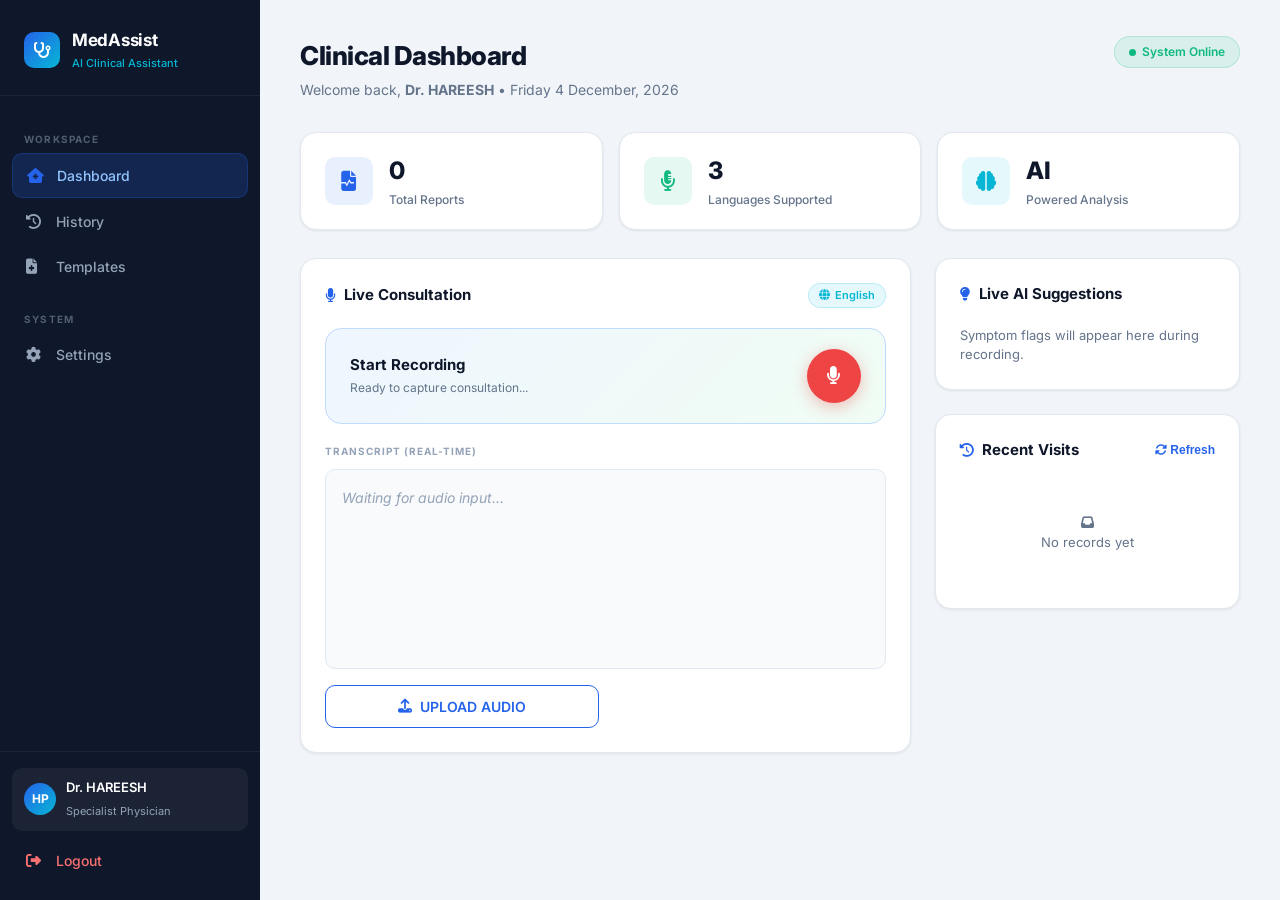
<file: frontend/index.html>
<!DOCTYPE html>
<html lang="en">
<head>
    <meta charset="UTF-8">
    <meta name="viewport" content="width=device-width, initial-scale=1.0">
    <title>Dashboard | MedAssist AI</title>
    <meta name="description" content="MedAssist AI clinical dashboard – record consultations, get AI reports and manage patient history.">
    <link rel="stylesheet" href="styles.css">
    <link rel="stylesheet" href="https://cdnjs.cloudflare.com/ajax/libs/font-awesome/6.4.0/css/all.min.css">
</head>
<body>
<div class="dashboard-wrapper">

    <!-- ── Sidebar ── -->
    <aside class="sidebar">
        <div class="sidebar-brand">
            <div class="sidebar-logo"><i class="fa-solid fa-stethoscope"></i></div>
            <div>
                <h2>MedAssist</h2>
                <span>AI Clinical Assistant</span>
            </div>
        </div>

        <nav class="sidebar-nav">
            <p class="nav-section-label">Workspace</p>
            <a href="#" class="nav-item active" id="nav-dashboard">
                <i class="fa-solid fa-house-medical"></i><span>Dashboard</span>
            </a>
            <a href="#" class="nav-item" id="nav-history">
                <i class="fa-solid fa-clock-rotate-left"></i><span>History</span>
            </a>
            <a href="#" class="nav-item" id="nav-templates">
                <i class="fa-solid fa-file-medical"></i><span>Templates</span>
            </a>

            <p class="nav-section-label" style="margin-top:16px;">System</p>
            <a href="#" class="nav-item" id="nav-settings">
                <i class="fa-solid fa-gear"></i><span>Settings</span>
            </a>
        </nav>

        <div class="sidebar-footer">
            <div class="doctor-pill">
                <div class="doctor-avatar" id="sidebarAvatar">HP</div>
                <div class="doctor-info">
                    <p id="sidebarName">Dr. HAREESH</p>
                    <span>Specialist Physician</span>
                </div>
            </div>
            <a href="login.html" class="nav-item" style="color:#f87171;" id="logoutBtn">
                <i class="fa-solid fa-right-from-bracket"></i><span>Logout</span>
            </a>
        </div>
    </aside>

    <!-- ── Main Content ── -->
    <main class="main-content">

        <!-- Header -->
        <header class="page-header">
            <div>
                <h1>Clinical Dashboard</h1>
                <p>Welcome back, <strong id="headerName">Dr. HAREESH</strong> &bull; <span id="todayDate"></span></p>
            </div>
            <div class="header-actions">
                <div class="status-badge">
                    <span class="status-dot"></span> System Online
                </div>
            </div>
        </header>

        <!-- Stats -->
        <div class="stats-row">
            <div class="stat-card">
                <div class="stat-icon blue"><i class="fa-solid fa-file-waveform"></i></div>
                <div>
                    <div class="stat-value" id="statConsultations">0</div>
                    <div class="stat-label">Total Reports</div>
                </div>
            </div>
            <div class="stat-card">
                <div class="stat-icon green"><i class="fa-solid fa-microphone-lines"></i></div>
                <div>
                    <div class="stat-value" id="statLanguages">3</div>
                    <div class="stat-label">Languages Supported</div>
                </div>
            </div>
            <div class="stat-card">
                <div class="stat-icon cyan"><i class="fa-solid fa-brain"></i></div>
                <div>
                    <div class="stat-value">AI</div>
                    <div class="stat-label">Powered Analysis</div>
                </div>
            </div>
        </div>

        <!-- Grid -->
        <div class="dashboard-grid">

            <!-- Left Column -->
            <div>
                <!-- Live Consultation Card -->
                <div class="card" style="margin-bottom:24px;">
                    <div class="card-header">
                        <h2 class="card-title"><i class="fa-solid fa-microphone"></i> Live Consultation</h2>
                        <span class="lang-badge" id="langBadge"><i class="fa-solid fa-globe"></i> English</span>
                    </div>

                    <div class="recording-box" id="recordingBox">
                        <div class="recording-info">
                            <p id="recordTitle">Start Recording</p>
                            <p id="recordSubtitle">Ready to capture consultation...</p>
                        </div>
                        <button id="recordBtn" class="btn-record" title="Toggle recording">
                            <i class="fa-solid fa-microphone" id="recordIcon"></i>
                        </button>
                    </div>

                    <p class="transcript-label">Transcript (Real-time)</p>
                    <div id="transcript" class="transcript-area">
                        <span style="color:var(--text-light); font-style:italic;">Waiting for audio input...</span>
                    </div>

                    <div class="btn-row">
                        <button id="processBtn" class="btn-primary" style="display:none;">
                            <i class="fa-solid fa-wand-magic-sparkles"></i> Generate AI Report
                        </button>
                        <input type="file" id="audioUpload" accept="audio/*" style="display:none;">
                        <button id="uploadTriggerBtn" class="btn-outline" onclick="document.getElementById('audioUpload').click()">
                            <i class="fa-solid fa-upload"></i> UPLOAD AUDIO
                        </button>
                    </div>
                </div>

                <!-- AI Report Card -->
                <div id="reportSection" class="card" style="display:none;">
                    <div class="card-header">
                        <h2 class="card-title"><i class="fa-solid fa-file-medical"></i> Structured Medical Report</h2>
                        <span id="reportTimestamp" style="font-size:12px; color:var(--text-muted);"></span>
                    </div>
                    <div id="reportContent"></div>
                </div>
            </div>

            <!-- Right Column -->
            <div>
                <!-- AI Suggestions -->
                <div class="card" style="margin-bottom:24px;">
                    <div class="card-header">
                        <h2 class="card-title"><i class="fa-solid fa-lightbulb"></i> Live AI Suggestions</h2>
                    </div>
                    <div id="aiSuggestions">
                        <p style="font-size:13px; color:var(--text-muted);">Symptom flags will appear here during recording.</p>
                    </div>
                </div>

                <!-- History -->
                <div class="card">
                    <div class="card-header">
                        <h2 class="card-title"><i class="fa-solid fa-clock-rotate-left"></i> Recent Visits</h2>
                        <button onclick="loadHistory()" style="background:none;border:none;color:var(--primary);cursor:pointer;font-size:12px;font-weight:600;">
                            <i class="fa-solid fa-rotate"></i> Refresh
                        </button>
                    </div>
                    <ul class="history-list" id="historyList">
                        <li class="history-empty"><i class="fa-solid fa-inbox"></i><br>No records yet</li>
                    </ul>
                </div>
            </div>
        </div>
    </main>
</div>

<script src="script.js"></script>
</body>
</html>
</file>
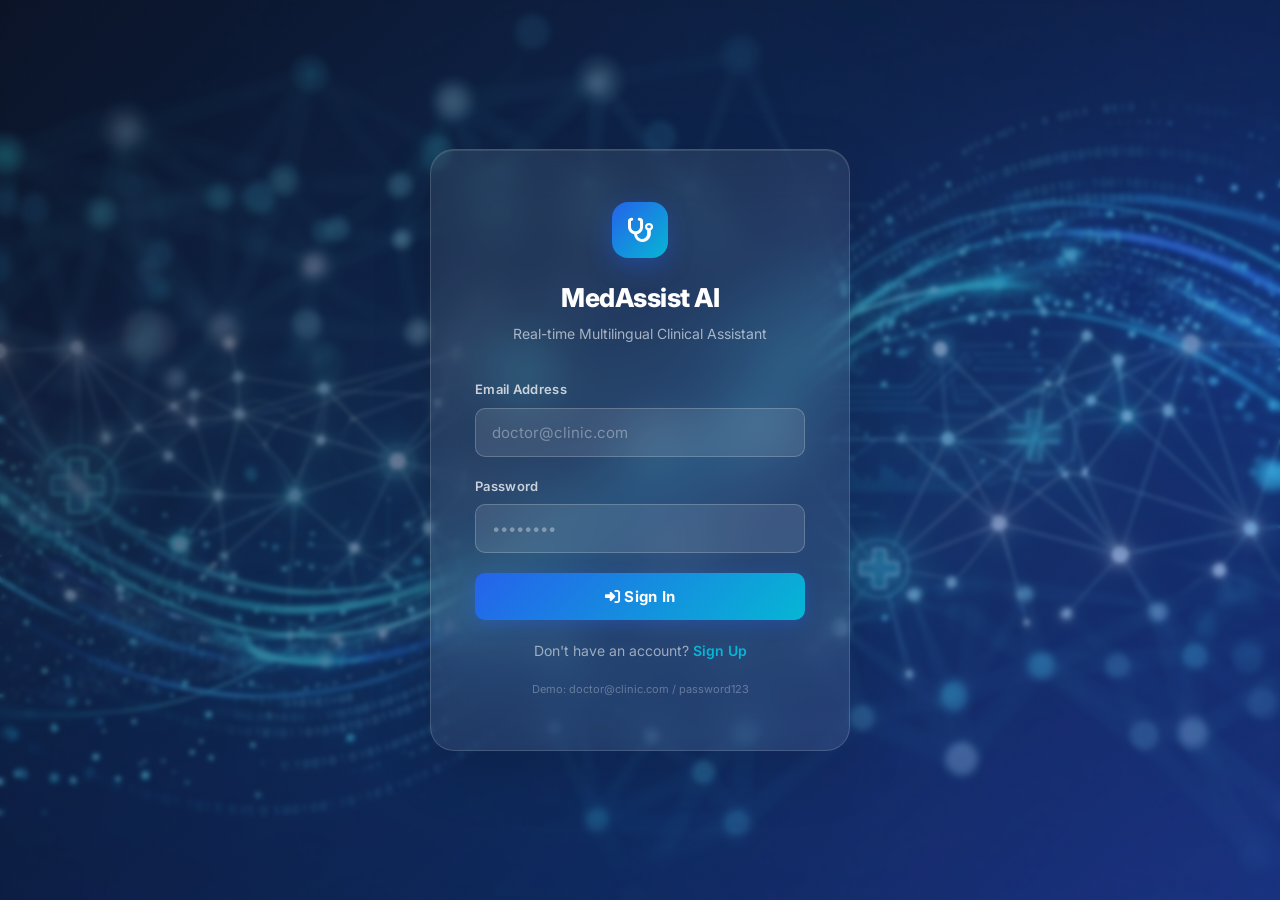
<file: frontend/login.html>
<!DOCTYPE html>
<html lang="en">
<head>
    <meta charset="UTF-8">
    <meta name="viewport" content="width=device-width, initial-scale=1.0">
    <title>Login | MedAssist AI</title>
    <meta name="description" content="Sign in to MedAssist AI – Real-time multilingual clinical consultation assistant for doctors.">
    <link rel="stylesheet" href="styles.css">
    <link rel="stylesheet" href="https://cdnjs.cloudflare.com/ajax/libs/font-awesome/6.4.0/css/all.min.css">
</head>
<body class="auth-page">
    <div class="login-container">
        <div class="login-card">
            <div class="login-logo">
                <i class="fa-solid fa-stethoscope"></i>
            </div>
            <h1 class="app-name">MedAssist AI</h1>
            <p class="app-tagline" id="authTagline">Real-time Multilingual Clinical Assistant</p>

            <div class="login-error" id="loginError">
                <i class="fa-solid fa-circle-exclamation"></i>
                <span id="errorMsg">Invalid email or password.</span>
            </div>

            <form id="loginForm" novalidate>
                <div class="form-group" id="nameGroup" style="display:none;">
                    <label for="fullName">Full Name</label>
                    <input type="text" id="fullName" placeholder="Dr. John Smith" autocomplete="name">
                </div>
                <div class="form-group">
                    <label for="email">Email Address</label>
                    <input type="email" id="email" placeholder="doctor@clinic.com" required autocomplete="email">
                </div>
                <div class="form-group">
                    <label for="password">Password</label>
                    <input type="password" id="password" placeholder="••••••••" required autocomplete="current-password" minlength="6">
                </div>

                <button type="submit" id="authBtn" class="login-btn">
                    <i class="fa-solid fa-right-to-bracket"></i> Sign In
                </button>

                <div class="form-footer">
                    <p id="toggleAuthText">Don't have an account? <a href="#" id="toggleAuthLink">Sign Up</a></p>
                </div>
            </form>

            <!-- Demo hint -->
            <p style="text-align:center; margin-top:20px; font-size:11px; color:rgba(255,255,255,0.3);">
                Demo: doctor@clinic.com / password123
            </p>
        </div>
    </div>

    <script>
        const API_BASE = "http://127.0.0.1:8000/api";
        let isLogin = true;

        const toggleAuthLink = document.getElementById('toggleAuthLink');
        const toggleAuthText = document.getElementById('toggleAuthText');
        const authBtn        = document.getElementById('authBtn');
        const authTagline    = document.getElementById('authTagline');
        const nameGroup      = document.getElementById('nameGroup');
        const loginError     = document.getElementById('loginError');
        const errorMsg       = document.getElementById('errorMsg');

        toggleAuthLink.addEventListener('click', (e) => {
            e.preventDefault();
            isLogin = !isLogin;
            loginError.style.display = 'none';

            if (isLogin) {
                authBtn.innerHTML        = '<i class="fa-solid fa-right-to-bracket"></i> Sign In';
                toggleAuthText.innerHTML = 'Don\'t have an account? <a href="#" id="toggleAuthLink">Sign Up</a>';
                authTagline.textContent  = 'Real-time Multilingual Clinical Assistant';
                nameGroup.style.display  = 'none';
            } else {
                authBtn.innerHTML        = '<i class="fa-solid fa-user-plus"></i> Create Account';
                toggleAuthText.innerHTML = 'Already have an account? <a href="#" id="toggleAuthLink">Sign In</a>';
                authTagline.textContent  = 'Join the future of clinical documentation';
                nameGroup.style.display  = 'block';
            }

            // Re-bind the new link
            document.getElementById('toggleAuthLink').addEventListener('click', arguments.callee);
        });

        document.getElementById('loginForm').addEventListener('submit', async (e) => {
            e.preventDefault();
            loginError.style.display = 'none';

            const email    = document.getElementById('email').value.trim();
            const password = document.getElementById('password').value;

            if (!email || !password) {
                showError('Please fill in all required fields.');
                return;
            }

            authBtn.innerHTML = '<i class="fa-solid fa-circle-notch fa-spin"></i> Authenticating...';
            authBtn.disabled  = true;

            try {
                const res = await fetch(`${API_BASE}/login`, {
                    method: 'POST',
                    headers: { 'Content-Type': 'application/json' },
                    body: JSON.stringify({ email, password })
                });

                if (!res.ok) {
                    const err = await res.json().catch(() => ({}));
                    throw new Error(err.detail || 'Invalid credentials.');
                }

                const data = await res.json();
                // Store session info
                sessionStorage.setItem('doctor', JSON.stringify(data.user));
                window.location.href = 'index.html';

            } catch (err) {
                showError(err.message || 'Could not reach server. Please check the backend is running.');
                authBtn.innerHTML = isLogin
                    ? '<i class="fa-solid fa-right-to-bracket"></i> Sign In'
                    : '<i class="fa-solid fa-user-plus"></i> Create Account';
                authBtn.disabled = false;
            }
        });

        function showError(msg) {
            errorMsg.textContent     = msg;
            loginError.style.display = 'flex';
            loginError.style.gap     = '8px';
            loginError.style.alignItems = 'center';
        }
    </script>
</body>
</html>
</file>
<file: frontend/styles.css>
@import url('https://fonts.googleapis.com/css2?family=Inter:wght@300;400;500;600;700;800&display=swap');

:root {
    --primary: #2563eb;
    --primary-hover: #1d4ed8;
    --primary-light: rgba(37, 99, 235, 0.1);
    --accent: #06b6d4;
    --success: #10b981;
    --danger: #ef4444;
    --warning: #f59e0b;

    /* Sidebar */
    --sidebar-bg: #0f172a;
    --sidebar-width: 260px;
    --sidebar-text: #94a3b8;
    --sidebar-active: #2563eb;
    --sidebar-hover: rgba(255,255,255,0.06);

    /* Content */
    --bg: #f1f5f9;
    --card-bg: #ffffff;
    --border: #e2e8f0;
    --text-main: #0f172a;
    --text-muted: #64748b;
    --text-light: #94a3b8;

    /* Shadows */
    --shadow-sm: 0 1px 3px rgba(0,0,0,0.08);
    --shadow-md: 0 4px 16px rgba(0,0,0,0.1);
    --shadow-lg: 0 10px 40px rgba(0,0,0,0.12);
    --shadow-xl: 0 20px 60px rgba(0,0,0,0.15);

    --radius-sm: 10px;
    --radius-md: 16px;
    --radius-lg: 24px;
}

*, *::before, *::after {
    margin: 0;
    padding: 0;
    box-sizing: border-box;
}

body {
    font-family: 'Inter', sans-serif;
    color: var(--text-main);
    line-height: 1.5;
    background: var(--bg);
    -webkit-font-smoothing: antialiased;
}

/* ── Scrollbar ── */
::-webkit-scrollbar { width: 6px; }
::-webkit-scrollbar-track { background: transparent; }
::-webkit-scrollbar-thumb { background: #cbd5e1; border-radius: 10px; }
::-webkit-scrollbar-thumb:hover { background: #94a3b8; }

/* ══════════════════════════════════════
   AUTH PAGE
══════════════════════════════════════ */
.auth-page {
    background: url('medassist_login_bg.png') no-repeat center center fixed;
    background-size: cover;
    min-height: 100vh;
    display: flex;
    align-items: center;
    justify-content: center;
    position: relative;
}

.auth-page::before {
    content: '';
    position: absolute;
    inset: 0;
    background: linear-gradient(135deg, rgba(15,23,42,0.75) 0%, rgba(37,99,235,0.4) 100%);
    backdrop-filter: blur(2px);
}

.login-container {
    width: 100%;
    max-width: 460px;
    padding: 20px;
    z-index: 10;
    position: relative;
}

.login-card {
    background: rgba(255, 255, 255, 0.08);
    backdrop-filter: blur(24px);
    -webkit-backdrop-filter: blur(24px);
    border: 1px solid rgba(255,255,255,0.15);
    border-radius: var(--radius-lg);
    padding: 52px 44px;
    box-shadow: var(--shadow-xl), inset 0 1px 0 rgba(255,255,255,0.1);
}

.login-logo {
    width: 56px;
    height: 56px;
    background: linear-gradient(135deg, var(--primary), var(--accent));
    border-radius: var(--radius-md);
    display: flex;
    align-items: center;
    justify-content: center;
    font-size: 24px;
    color: white;
    margin: 0 auto 20px;
    box-shadow: 0 8px 24px rgba(37,99,235,0.4);
}

.app-name {
    font-size: 26px;
    font-weight: 800;
    color: #ffffff;
    text-align: center;
    letter-spacing: -0.5px;
}

.app-tagline {
    font-size: 14px;
    color: rgba(255,255,255,0.6);
    text-align: center;
    margin-top: 6px;
    margin-bottom: 36px;
}

.form-group {
    margin-bottom: 20px;
}

.form-group label {
    display: block;
    font-size: 13px;
    font-weight: 600;
    color: rgba(255,255,255,0.75);
    margin-bottom: 8px;
    letter-spacing: 0.3px;
}

.form-group input {
    width: 100%;
    padding: 14px 16px;
    background: rgba(255,255,255,0.1);
    border: 1px solid rgba(255,255,255,0.2);
    border-radius: var(--radius-sm);
    color: white;
    font-size: 15px;
    font-family: 'Inter', sans-serif;
    transition: all 0.2s;
    outline: none;
}

.form-group input::placeholder { color: rgba(255,255,255,0.35); }

.form-group input:focus {
    background: rgba(255,255,255,0.15);
    border-color: var(--accent);
    box-shadow: 0 0 0 4px rgba(6,182,212,0.15);
}

.login-btn {
    width: 100%;
    padding: 14px;
    background: linear-gradient(135deg, var(--primary), var(--accent));
    color: white;
    border: none;
    border-radius: var(--radius-sm);
    font-size: 15px;
    font-weight: 700;
    font-family: 'Inter', sans-serif;
    cursor: pointer;
    transition: all 0.25s;
    box-shadow: 0 4px 16px rgba(37,99,235,0.35);
    letter-spacing: 0.3px;
}

.login-btn:hover:not(:disabled) {
    transform: translateY(-1px);
    box-shadow: 0 8px 24px rgba(37,99,235,0.45);
}

.login-btn:disabled { opacity: 0.7; cursor: not-allowed; transform: none; }

.form-footer {
    text-align: center;
    margin-top: 20px;
    font-size: 14px;
    color: rgba(255,255,255,0.55);
}

.form-footer a {
    color: var(--accent);
    text-decoration: none;
    font-weight: 600;
}

.form-footer a:hover { text-decoration: underline; }

.login-error {
    background: rgba(239,68,68,0.15);
    border: 1px solid rgba(239,68,68,0.3);
    color: #fca5a5;
    padding: 10px 14px;
    border-radius: var(--radius-sm);
    font-size: 13px;
    margin-bottom: 16px;
    display: none;
}

/* ══════════════════════════════════════
   DASHBOARD LAYOUT
══════════════════════════════════════ */
.dashboard-wrapper {
    display: flex;
    min-height: 100vh;
}

/* Sidebar */
.sidebar {
    width: var(--sidebar-width);
    background: var(--sidebar-bg);
    padding: 0;
    display: flex;
    flex-direction: column;
    position: fixed;
    height: 100vh;
    z-index: 50;
    transition: width 0.3s;
}

.sidebar-brand {
    padding: 28px 24px 24px;
    border-bottom: 1px solid rgba(255,255,255,0.06);
    display: flex;
    align-items: center;
    gap: 12px;
}

.sidebar-logo {
    width: 36px;
    height: 36px;
    background: linear-gradient(135deg, var(--primary), var(--accent));
    border-radius: 10px;
    display: flex;
    align-items: center;
    justify-content: center;
    font-size: 16px;
    color: white;
    flex-shrink: 0;
}

.sidebar-brand h2 {
    font-size: 17px;
    font-weight: 700;
    color: white;
    letter-spacing: -0.3px;
}

.sidebar-brand span {
    font-size: 11px;
    color: var(--accent);
    font-weight: 500;
    display: block;
    margin-top: 1px;
}

.sidebar-nav {
    flex: 1;
    padding: 20px 12px;
    overflow-y: auto;
}

.nav-section-label {
    font-size: 10px;
    font-weight: 700;
    text-transform: uppercase;
    letter-spacing: 1.2px;
    color: rgba(148,163,184,0.5);
    padding: 8px 12px 6px;
    margin-top: 8px;
}

.nav-item {
    display: flex;
    align-items: center;
    padding: 11px 14px;
    color: var(--sidebar-text);
    text-decoration: none;
    border-radius: var(--radius-sm);
    margin-bottom: 2px;
    font-size: 14px;
    font-weight: 500;
    transition: all 0.2s;
    gap: 12px;
    cursor: pointer;
    border: none;
    background: none;
    width: 100%;
    text-align: left;
}

.nav-item i { font-size: 15px; width: 18px; flex-shrink: 0; }

.nav-item:hover { background: var(--sidebar-hover); color: white; }

.nav-item.active {
    background: rgba(37, 99, 235, 0.2);
    color: #93c5fd;
    border: 1px solid rgba(37,99,235,0.25);
}

.nav-item.active i { color: var(--primary); }

.sidebar-footer {
    padding: 16px 12px;
    border-top: 1px solid rgba(255,255,255,0.06);
}

.doctor-pill {
    display: flex;
    align-items: center;
    gap: 10px;
    padding: 10px 12px;
    background: rgba(255,255,255,0.05);
    border-radius: var(--radius-sm);
    margin-bottom: 8px;
}

.doctor-avatar {
    width: 32px;
    height: 32px;
    background: linear-gradient(135deg, var(--primary), var(--accent));
    border-radius: 50%;
    display: flex;
    align-items: center;
    justify-content: center;
    font-size: 12px;
    font-weight: 700;
    color: white;
    flex-shrink: 0;
}

.doctor-info p { font-size: 13px; font-weight: 600; color: white; }
.doctor-info span { font-size: 11px; color: var(--sidebar-text); }

/* Main Content */
.main-content {
    flex: 1;
    margin-left: var(--sidebar-width);
    padding: 36px 40px;
    min-height: 100vh;
    background: var(--bg);
}

/* Header */
.page-header {
    display: flex;
    justify-content: space-between;
    align-items: flex-start;
    margin-bottom: 32px;
}

.page-header h1 {
    font-size: 26px;
    font-weight: 800;
    color: var(--text-main);
    letter-spacing: -0.5px;
}

.page-header p {
    font-size: 14px;
    color: var(--text-muted);
    margin-top: 4px;
}

.header-actions {
    display: flex;
    align-items: center;
    gap: 12px;
}

.status-badge {
    display: inline-flex;
    align-items: center;
    gap: 6px;
    padding: 6px 14px;
    background: rgba(16,185,129,0.1);
    border: 1px solid rgba(16,185,129,0.2);
    border-radius: 999px;
    font-size: 12px;
    font-weight: 600;
    color: var(--success);
}

.status-dot {
    width: 7px;
    height: 7px;
    background: var(--success);
    border-radius: 50%;
    animation: blink 2s infinite;
}

@keyframes blink {
    0%, 100% { opacity: 1; }
    50% { opacity: 0.3; }
}

/* Stat Cards */
.stats-row {
    display: grid;
    grid-template-columns: repeat(3, 1fr);
    gap: 16px;
    margin-bottom: 28px;
}

.stat-card {
    background: var(--card-bg);
    border: 1px solid var(--border);
    border-radius: var(--radius-md);
    padding: 20px 24px;
    display: flex;
    align-items: center;
    gap: 16px;
    box-shadow: var(--shadow-sm);
    transition: transform 0.2s, box-shadow 0.2s;
}

.stat-card:hover { transform: translateY(-2px); box-shadow: var(--shadow-md); }

.stat-icon {
    width: 48px;
    height: 48px;
    border-radius: var(--radius-sm);
    display: flex;
    align-items: center;
    justify-content: center;
    font-size: 20px;
    flex-shrink: 0;
}

.stat-icon.blue { background: rgba(37,99,235,0.1); color: var(--primary); }
.stat-icon.green { background: rgba(16,185,129,0.1); color: var(--success); }
.stat-icon.cyan { background: rgba(6,182,212,0.1); color: var(--accent); }

.stat-value { font-size: 24px; font-weight: 800; color: var(--text-main); }
.stat-label { font-size: 12px; color: var(--text-muted); font-weight: 500; margin-top: 2px; }

/* Dashboard Grid */
.dashboard-grid {
    display: grid;
    grid-template-columns: 2fr 1fr;
    gap: 24px;
}

/* Cards */
.card {
    background: var(--card-bg);
    border: 1px solid var(--border);
    border-radius: var(--radius-md);
    padding: 24px;
    box-shadow: var(--shadow-sm);
}

.card-header {
    display: flex;
    align-items: center;
    justify-content: space-between;
    margin-bottom: 20px;
}

.card-title {
    font-size: 15px;
    font-weight: 700;
    color: var(--text-main);
    display: flex;
    align-items: center;
    gap: 8px;
}

.card-title i { color: var(--primary); font-size: 14px; }

/* Recording Box */
.recording-box {
    display: flex;
    align-items: center;
    justify-content: space-between;
    background: linear-gradient(135deg, #eff6ff, #f0fdf4);
    border: 1px solid #bfdbfe;
    border-radius: var(--radius-md);
    padding: 20px 24px;
    margin-bottom: 20px;
}

.recording-box.active {
    background: linear-gradient(135deg, #fef2f2, #fff7ed);
    border-color: #fca5a5;
    animation: breathe 2s ease-in-out infinite;
}

@keyframes breathe {
    0%, 100% { box-shadow: 0 0 0 0 rgba(239,68,68,0.1); }
    50% { box-shadow: 0 0 0 8px rgba(239,68,68,0.05); }
}

.recording-info p:first-child { font-size: 15px; font-weight: 700; color: var(--text-main); }
.recording-info p:last-child { font-size: 12px; color: var(--text-muted); margin-top: 3px; }

.btn-record {
    width: 54px;
    height: 54px;
    border-radius: 50%;
    background: var(--danger);
    color: white;
    border: none;
    cursor: pointer;
    display: flex;
    align-items: center;
    justify-content: center;
    font-size: 18px;
    transition: all 0.3s;
    box-shadow: 0 4px 16px rgba(239,68,68,0.35);
    flex-shrink: 0;
}

.btn-record:hover { transform: scale(1.08); box-shadow: 0 6px 20px rgba(239,68,68,0.45); }

.btn-record.recording {
    animation: pulse-ring 1.5s infinite;
    background: #dc2626;
}

@keyframes pulse-ring {
    0% { box-shadow: 0 0 0 0 rgba(239,68,68,0.5); }
    70% { box-shadow: 0 0 0 18px rgba(239,68,68,0); }
    100% { box-shadow: 0 0 0 0 rgba(239,68,68,0); }
}

/* Transcript */
.transcript-label {
    font-size: 10px;
    font-weight: 700;
    text-transform: uppercase;
    letter-spacing: 1px;
    color: var(--text-light);
    margin-bottom: 10px;
}

.transcript-area {
    min-height: 200px;
    max-height: 340px;
    background: #f8fafc;
    border: 1px solid var(--border);
    border-radius: var(--radius-sm);
    padding: 16px;
    font-size: 14px;
    line-height: 1.7;
    color: var(--text-main);
    overflow-y: auto;
    margin-bottom: 16px;
    transition: border-color 0.2s;
}

.transcript-area.has-content { border-color: #bfdbfe; background: #fafcff; }

.btn-row {
    display: grid;
    grid-template-columns: 1fr 1fr;
    gap: 12px;
}

.btn-primary {
    padding: 12px;
    background: linear-gradient(135deg, var(--primary), #3b82f6);
    color: white;
    border: none;
    border-radius: var(--radius-sm);
    font-size: 14px;
    font-weight: 600;
    font-family: 'Inter', sans-serif;
    cursor: pointer;
    transition: all 0.2s;
    display: flex;
    align-items: center;
    justify-content: center;
    gap: 8px;
}

.btn-primary:hover:not(:disabled) { transform: translateY(-1px); box-shadow: 0 4px 12px rgba(37,99,235,0.3); }
.btn-primary:disabled { opacity: 0.6; cursor: not-allowed; transform: none; }

.btn-outline {
    padding: 12px;
    background: white;
    color: var(--primary);
    border: 1.5px solid var(--primary);
    border-radius: var(--radius-sm);
    font-size: 14px;
    font-weight: 600;
    font-family: 'Inter', sans-serif;
    cursor: pointer;
    transition: all 0.2s;
    display: flex;
    align-items: center;
    justify-content: center;
    gap: 8px;
}

.btn-outline:hover { background: var(--primary-light); }

/* AI Suggestions */
.suggestion-chip {
    display: inline-flex;
    align-items: center;
    gap: 6px;
    padding: 6px 12px;
    background: var(--primary-light);
    border: 1px solid rgba(37,99,235,0.15);
    border-radius: 999px;
    font-size: 12px;
    font-weight: 600;
    color: var(--primary);
    margin: 0 6px 8px 0;
    animation: chipIn 0.3s ease;
}

@keyframes chipIn {
    from { opacity: 0; transform: scale(0.8); }
    to { opacity: 1; transform: scale(1); }
}

.suggestion-chip.danger {
    background: #fef2f2;
    border-color: #fca5a5;
    color: var(--danger);
}

/* Report */
.report-header {
    border-bottom: 2px solid var(--border);
    padding-bottom: 16px;
    margin-bottom: 24px;
}

.report-header h3 {
    font-size: 13px;
    font-weight: 800;
    color: var(--primary);
    letter-spacing: 1px;
    text-transform: uppercase;
}

.report-header p { font-size: 12px; color: var(--text-muted); margin-top: 4px; }

.report-field { margin-bottom: 20px; }

.report-field label {
    display: block;
    font-size: 10px;
    font-weight: 700;
    text-transform: uppercase;
    letter-spacing: 1px;
    color: var(--text-muted);
    margin-bottom: 8px;
}

.editable-field {
    background: #f8fafc;
    border: 1px solid transparent;
    border-radius: var(--radius-sm);
    padding: 12px 14px;
    font-size: 14px;
    line-height: 1.7;
    white-space: pre-wrap;
    outline: none;
    transition: all 0.2s;
    min-height: 60px;
}

.editable-field:focus {
    background: white;
    border-color: var(--primary);
    box-shadow: 0 0 0 4px rgba(37,99,235,0.08);
}

.report-actions {
    display: grid;
    grid-template-columns: 1fr 1fr;
    gap: 12px;
    margin-top: 24px;
}

.btn-success {
    padding: 12px;
    background: linear-gradient(135deg, var(--success), #059669);
    color: white;
    border: none;
    border-radius: var(--radius-sm);
    font-size: 14px;
    font-weight: 600;
    font-family: 'Inter', sans-serif;
    cursor: pointer;
    transition: all 0.2s;
    display: flex;
    align-items: center;
    justify-content: center;
    gap: 8px;
}

.btn-success:hover { transform: translateY(-1px); box-shadow: 0 4px 12px rgba(16,185,129,0.3); }

/* History */
.history-list { list-style: none; }

.history-item {
    padding: 14px;
    border-bottom: 1px solid #f1f5f9;
    cursor: pointer;
    border-radius: var(--radius-sm);
    transition: background 0.15s;
}

.history-item:last-child { border-bottom: none; }
.history-item:hover { background: #f8fafc; }

.history-title { font-size: 13px; font-weight: 600; color: var(--text-main); }
.history-summary { font-size: 12px; color: var(--text-muted); margin: 3px 0; }
.history-date { font-size: 11px; color: var(--text-light); }

.history-empty {
    text-align: center;
    padding: 32px 16px;
    color: var(--text-muted);
    font-size: 13px;
}

/* Critical Alert Toast */
.critical-alert-toast {
    position: fixed;
    top: 24px;
    right: 24px;
    background: linear-gradient(135deg, #dc2626, #ef4444);
    color: white;
    padding: 16px 20px;
    border-radius: var(--radius-md);
    box-shadow: 0 10px 30px rgba(239,68,68,0.4);
    display: flex;
    align-items: flex-start;
    gap: 12px;
    z-index: 1000;
    max-width: 360px;
    transform: translateX(120%);
    transition: transform 0.5s cubic-bezier(0.175, 0.885, 0.32, 1.275);
}

.critical-alert-toast.show { transform: translateX(0); }
.critical-alert-toast i { font-size: 18px; margin-top: 1px; flex-shrink: 0; }
.critical-alert-toast strong { display: block; font-size: 13px; font-weight: 700; }
.critical-alert-toast p { font-size: 12px; opacity: 0.9; margin-top: 2px; }

/* Language badge */
.lang-badge {
    display: inline-flex;
    align-items: center;
    gap: 5px;
    padding: 3px 10px;
    background: rgba(6,182,212,0.1);
    border: 1px solid rgba(6,182,212,0.2);
    border-radius: 999px;
    font-size: 11px;
    font-weight: 600;
    color: var(--accent);
}

/* ── Responsive ── */
@media (max-width: 1100px) {
    .dashboard-grid { grid-template-columns: 1fr; }
    .stats-row { grid-template-columns: 1fr 1fr; }
}

@media (max-width: 768px) {
    :root { --sidebar-width: 72px; }
    .sidebar-brand h2, .sidebar-brand span,
    .nav-item span, .nav-section-label,
    .doctor-info { display: none; }
    .sidebar-brand { justify-content: center; padding: 20px 12px; }
    .nav-item { justify-content: center; padding: 12px; }
    .doctor-pill { justify-content: center; }
    .main-content { padding: 20px 16px; }
    .stats-row { grid-template-columns: 1fr; }
    .btn-row { grid-template-columns: 1fr; }
    .report-actions { grid-template-columns: 1fr; }
    .page-header { flex-direction: column; gap: 12px; }
}
</file>
